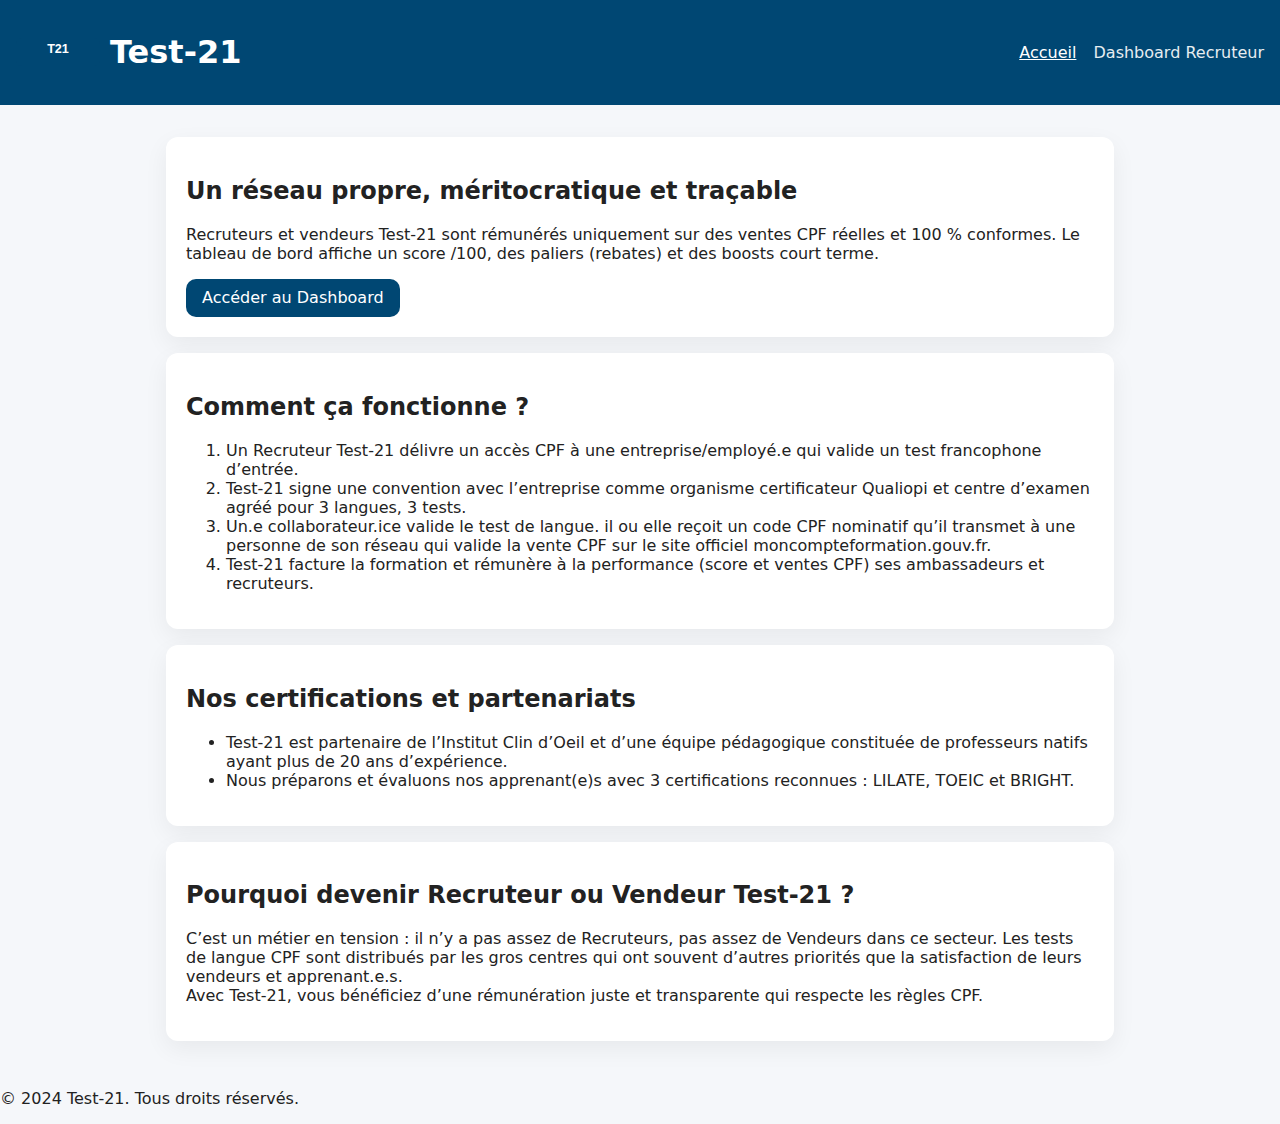
<file: index.html>
<!DOCTYPE html>
<html lang="fr">
<head>
  <meta charset="UTF-8">
  <meta name="viewport" content="width=device-width, initial-scale=1">
  <title>Test-21 | Accueil</title>
  <link rel="stylesheet" href="style.css">
</head>
<body>
  <header class="site-header">
    <div class="brand">
      <img src="assets/logo.svg" alt="Test-21" class="logo">
      <h1>Test-21</h1>
    </div>
    <nav>
      <a href="index.html" class="active">Accueil</a>
      <a href="dashboard.html">Dashboard Recruteur</a>
    </nav>
  </header>

  <main class="container">
    <section class="hero card">
      <h2>Un réseau propre, méritocratique et traçable</h2>
      <p>
        Recruteurs et vendeurs Test-21 sont rémunérés uniquement sur des ventes CPF réelles et 100 % conformes.
        Le tableau de bord affiche un score /100, des paliers (rebates) et des boosts court terme.
      </p>
      <a class="btn primary" href="dashboard.html">Accéder au Dashboard</a>
    </section>

    <section class="card">
      <h2>Comment ça fonctionne ?</h2>
      <ol>
        <li>Un Recruteur Test-21 délivre un accès CPF à une
          entreprise/employé.e qui valide un test francophone d’entrée.
        </li>
        <li>Test-21 signe une convention avec l’entreprise comme
          organisme certificateur Qualiopi et centre d’examen agréé pour 3 langues, 3 tests.
        </li>
        <li>
          Un.e collaborateur.ice valide le test de langue. il ou elle reçoit un code CPF
          nominatif qu’il transmet à une personne de son réseau qui valide la vente CPF
          sur le site officiel moncompteformation.gouv.fr.
        </li>
        <li>
          Test-21 facture la formation et rémunère à la performance (score et ventes CPF) ses ambassadeurs et recruteurs.
        </li>
      </ol>
    </section>

    <section class="card">
      <h2>Nos certifications et partenariats</h2>
      <ul>
        <li>Test-21 est partenaire de l’Institut Clin d’Oeil et d’une équipe pédagogique constituée de professeurs natifs ayant plus de 20 ans d’expérience.</li>
        <li>Nous préparons et évaluons nos apprenant(e)s avec 3 certifications reconnues : LILATE, TOEIC et BRIGHT.</li>
      </ul>
    </section>

    <section class="card">
      <h2>Pourquoi devenir Recruteur ou Vendeur Test-21 ?</h2>
      <p>
        C’est un métier en tension : il n’y a pas assez de Recruteurs, pas assez de Vendeurs dans ce secteur. Les
        tests de langue CPF sont distribués par les gros centres qui ont souvent d’autres priorités que la satisfaction
        de leurs vendeurs et apprenant.e.s.
        <br>
        Avec Test-21, vous bénéficiez d’une rémunération juste et transparente qui respecte les règles CPF.
      </p>
    </section>
  </main>

  <footer>
    <p>&copy; 2024 Test-21. Tous droits réservés.</p>
  </footer>

</body>
</html>
</file>
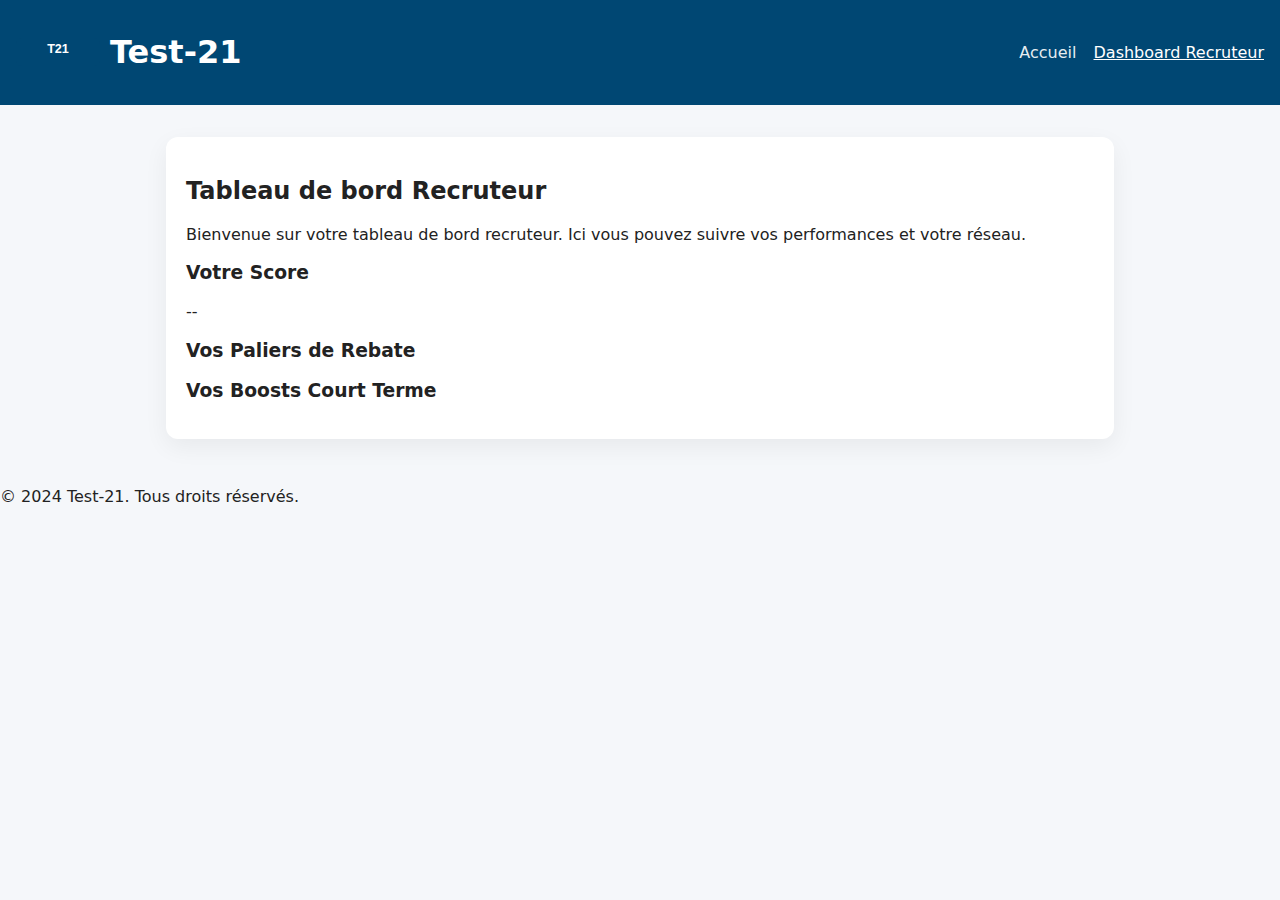
<file: dashboard.html>
<!DOCTYPE html>
<html lang="fr">
<head>
  <meta charset="UTF-8">
  <meta name="viewport" content="width=device-width, initial-scale=1">
  <title>Test-21 | Dashboard Recruteur</title>
  <link rel="stylesheet" href="style.css">
</head>
<body>
  <header class="site-header">
    <div class="brand">
      <img src="assets/logo.svg" alt="Test-21" class="logo">
      <h1>Test-21</h1>
    </div>
    <nav>
      <a href="index.html">Accueil</a>
      <a href="dashboard.html" class="active">Dashboard Recruteur</a>
    </nav>
  </header>

  <main class="container">
    <section class="card dashboard">
      <h2>Tableau de bord Recruteur</h2>
      <p>
        Bienvenue sur votre tableau de bord recruteur. Ici vous pouvez suivre vos performances et votre réseau.
      </p>
      <div class="dashboard-content">
        <div class="score-box">
          <h3>Votre Score</h3>
          <p id="score">--</p>
        </div>
        <div class="rebates-box">
          <h3>Vos Paliers de Rebate</h3>
          <ul id="rebates-list">
            <!-- Rebates loaded via JS -->
          </ul>
        </div>
        <div class="boosts-box">
          <h3>Vos Boosts Court Terme</h3>
          <ul id="boosts-list">
            <!-- Boosts loaded via JS -->
          </ul>
        </div>
      </div>
    </section>
  </main>

  <footer>
    <p>&copy; 2024 Test-21. Tous droits réservés.</p>
  </footer>

  <script src="app.js"></script>
</body>
</html>
</file>
<file: style.css>
/* Base */
*{box-sizing:border-box}
:root{
  --primary:#004773;
  --bg:#f5f7fa;
  --card:#ffffff;
  --text:#222;
  --muted:#5e6b7a;
  --ok:#10b981;
  --warn:#f59e0b;
  --bad:#ef4444;
}
html,body{margin:0;padding:0;font-family:system-ui,-apple-system,Segoe UI,Roboto,Arial,sans-serif;color:var(--text);background:var(--bg)}

.container{max-width:980px;margin:0 auto;padding:16px}
.site-header{background:var(--primary);color:#fff;display:flex;align-items:center;justify-content:space-between;padding:12px 16px}
.brand{display:flex;align-items:center;gap:10px}
.logo{height:28px;width:auto}
nav a{color:#fff;text-decoration:none;margin-left:12px;opacity:.9}
nav a.active, nav a:hover{opacity:1;text-decoration:underline}

.hero{padding:24px}
.card{background:var(--card);border-radius:12px;box-shadow:0 8px 24px rgba(0,0,0,.06);padding:20px;margin:16px 0}
.btn{display:inline-block;background:var(--primary);color:#fff;padding:.6rem 1rem;border-radius:10px;text-decoration:none}
.btn.primary{background:var(--primary)}

.site-footer{background:#0d3553;color:#d8e7f3;margin-top:32px}
.footer-inner{display:flex;justify-content:space-between;align-items:center;padding:12px 0}

.checklist{padding-left:18px}
.checklist li{margin:.35rem 0}

.grid-3{display:grid;grid-template-columns:repeat(3,1fr);gap:16px}
.kpi{background:#f8fafc;border:1px solid #e5e7eb;border-radius:10px;padding:16px;display:flex;flex-direction:column;align-items:flex-start}
.kpi .kpi-label{font-size:.9rem;color:var(--muted)}
.kpi .kpi-value{font-size:1.4rem;font-weight:700;margin-top:8px}
.score{font-size:2.6rem;font-weight:800}

.badge{background:#0ea5e9;color:#fff;padding:6px 10px;border-radius:999px;font-size:.85rem}
.muted{color:var(--muted)}
.small{font-size:.85rem}

.table{width:100%;border-collapse:collapse}
.table th,.table td{padding:10px;border-bottom:1px solid #eceff3;text-align:left}
.table tr:hover{background:#f9fbfd}

.sanctions{list-style:none;margin:0;padding:0;display:flex;gap:12px;flex-wrap:wrap}
.sanctions li{padding:8px 12px;border-radius:999px;font-size:.9rem;border:1px solid #e5e7eb;background:#f8fafc}
.sanctions .ok{border-color:#c7f0dd;background:#edfbf4;color:#065f46}
.sanctions .warn{border-color:#fee6c3;background:#fffbeb;color:#92400e}
.sanctions .bad{border-color:#fecaca;background:#fef2f2;color:#991b1b}

/* responsive */
@media (max-width:720px){
  .grid-3{grid-template-columns:1fr}
  .hero{padding:16px}
}
</file>
